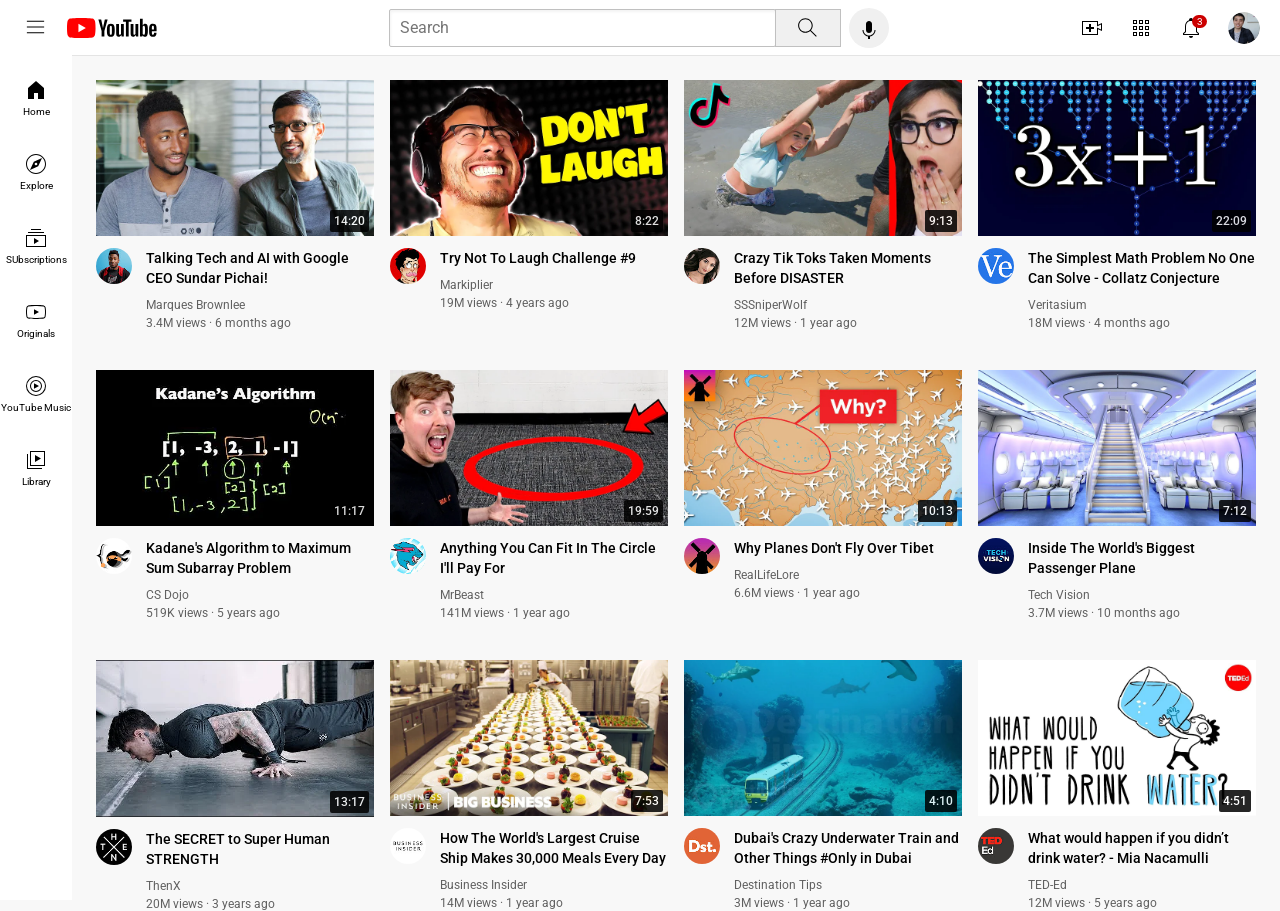
<file: index.html>
<!DOCTYPE html>
<html>
  <head>
    <title>YouTube.com Clone</title>
    <link rel="preconnect" href="https://fonts.googleapis.com">
    <link rel="preconnect" href="https://fonts.gstatic.com" crossorigin>
    <link href="https://fonts.googleapis.com/css2?family=Roboto:ital,wght@0,100..900;1,100..900&display=swap" rel="stylesheet">
  
    <link rel="stylesheet" href="styles/general.css">
    <link rel="stylesheet" href="styles/header.css">
    <link rel="stylesheet" href="styles/video.css">
    <link rel="stylesheet" href="styles/sidebar.css">

  </head>
  <body>
    
    <div class="header">
      <div class="left-section">
        <img class="hamburger-menu" src="icons/hamburger-menu.svg">
        <img class="youtube-logo" src="icons/youtube-logo.svg">
      </div>
      <div class="middle-section">
        <input class="search-bar" type="textbox" placeholder="Search">
        <button class="search-button">
          <img class="search-icon" src="icons/search.svg">
          <div class="tooltip">Search</div>
        </button>
        <button class="voice-search-button">
          <img class="voice-search-icons" src="icons/voice-search-icon.svg">
          <div class="tooltip">Search with your voice</div>
        </button>
      </div>
      <div class="right-section">
        <div class="upload-icon-container">
          <img class="upload-icon" src="icons/upload.svg">
          <div class="tooltip">Create</div>
        </div>
        <div class="youtube-apps-icon-container">
          <img class="youtube-apps-icon" src="icons/youtube-apps.svg">
          <div class="tooltip">YouTube apps</div>
        </div>
        
        <div class="notifications-icon-container">
          <img class="notifications-icon" src="icons/notifications.svg">
          <div class="notifications-count">3</div>
          <div class="tooltip">Notifications</div>
        </div>
        <img class="current-user-picture" src="channel-pictures/my-channel.jpeg">
      </div>
      
    </div>

    <div class="sidebar">
      <div class="sidebar-link">
        <img src="icons/home.svg">
        <div>Home</div>
      </div>
      <div class="sidebar-link">
        <img src="icons/explore.svg">
        <div>Explore</div>
      </div>
      <div class="sidebar-link">
        <img src="icons/subscriptions.svg">
        <div>SUbscriptions</div>
      </div>
      <div class="sidebar-link">
        <img src="icons/originals.svg">
        <div>Originals</div>
      </div>
      <div class="sidebar-link">
        <img src="icons/youtube-music.svg">
        <div>YouTube Music</div>
      </div>
      <div class="sidebar-link">
        <img src="icons/library.svg">
        <div>Library</div>
      </div>
    </div>
    


    <div class="video-grid">

      <div class="video-preview">

        <div class="thumbnail-row">
          <a href="https://www.youtube.com/watch?v=n2RNcPRtAiY" target="_self">
            <img class="thumbnail" src="thumbnails/thumbnail-1.webp">
          </a>
          
          <div class="video-time">
            14:20
          </div>
        </div>
        <div class="video-info-grid">
          <div class="channel-picture"> 
            <img class="profile-picture" src="channel-pictures/channel-1.jpeg"> 
          </div>

          
        
          <div class="video-info">
            <p class="video-title">
              <a href="https://www.youtube.com/watch?v=n2RNcPRtAiY" target="_self">
                Talking Tech and AI with Google CEO Sundar Pichai!
              </a>
              
            </p>
            
            <p class="video-author">
              <a href="https://www.youtube.com/watch?v=n2RNcPRtAiY" target="_self">
                Marques Brownlee
              </a>
              
            </p>

            <p class="video-stats">
              3.4M views &#183; 6 months ago
            </p>
          
          </div>
          
        </div>

      </div>

      <div class="video-preview">

        <div class="thumbnail-row">
          <a href="https://www.youtube.com/watch?v=mP0RAo9SKZk" target="_self">
            <img class="thumbnail" src="thumbnails/thumbnail-2.webp">
          </a>
          <div class="video-time">
            8:22
          </div>
        </div>
        <div class="video-info-grid">
          <div class="channel-picture"> 
            <img class="profile-picture" src="channel-pictures/channel-2.jpeg"> 
          </div>

         
          <div class="video-info">
            <p class="video-title">
              <a href="https://www.youtube.com/watch?v=mP0RAo9SKZk" target="_self">
                Try Not To Laugh Challenge #9
              </a>
              
            </p>
            
            <p class="video-author">
              <a href="https://www.youtube.com/watch?v=mP0RAo9SKZk" target="_self">
                Markiplier
              </a>
              
            </p>

            <p class="video-stats">
              19M views &#183; 4 years ago
            </p>
          </div>
          
          
        </div>

      </div>

      <div class="video-preview">

        <div class="thumbnail-row">
          <a href="https://www.youtube.com/watch?v=FgjPQQeTh1w" target="_self">
            <img class="thumbnail" src="thumbnails/thumbnail-3.webp">
          </a>
          <div class="video-time">
            9:13
          </div>
        </div>
        <div class="video-info-grid">
          <div class="channel-picture"> 
            <img class="profile-picture" src="channel-pictures/channel-3.jpeg"> 
          </div>

          
          <div class="video-info">
            <p class="video-title">
              <a href="https://www.youtube.com/watch?v=FgjPQQeTh1w" target="_self">
                Crazy Tik Toks Taken Moments Before DISASTER
              </a>
              
            </p>
            
            <p class="video-author">
              <a href="https://www.youtube.com/watch?v=FgjPQQeTh1w" target="_self">
                SSSniperWolf
              </a>
              
            </p>

            <p class="video-stats">
              12M views &#183; 1 year ago
            </p>
          </div>
          
        </div>

      </div>
      

      
      <div class="video-preview">

        <div class="thumbnail-row">
          <a href="https://www.youtube.com/watch?v=094y1Z2wpJg" target="_self">
            <img class="thumbnail" src="thumbnails/thumbnail-4.webp">
          </a>
          <div class="video-time">
            22:09
          </div>
        </div>
        <div class="video-info-grid">
          <div class="channel-picture"> 
            <img class="profile-picture" src="channel-pictures/channel-4.jpeg"> 
          </div>

          
          <div class="video-info">
            <p class="video-title">
              <a href="https://www.youtube.com/watch?v=094y1Z2wpJg" target="_self">
                The Simplest Math Problem No One Can Solve - Collatz Conjecture
              </a>
              
            </p>
            
            <p class="video-author">
              <a href="https://www.youtube.com/watch?v=094y1Z2wpJg" target="_self">
                Veritasium
              </a>
              
            </p>

            <p class="video-stats">
              18M views &#183; 4 months ago
            </p>
          </div>
          
          
        </div>

      </div>

      <div class="video-preview">

        <div class="thumbnail-row">
          <a href="https://www.youtube.com/watch?v=86CQq3pKSUw" target="_self">
            <img class="thumbnail" src="thumbnails/thumbnail-5.webp">
          </a>
          
          <div class="video-time">
            11:17
          </div>
        </div>
        <div class="video-info-grid">
          <div class="channel-picture"> 
            <img class="profile-picture" src="channel-pictures/channel-5.jpeg"> 
          </div>

          
          <div class="video-info">
            <p class="video-title">
              <a href="https://www.youtube.com/watch?v=86CQq3pKSUw" target="_self">
                Kadane's Algorithm to Maximum Sum Subarray Problem
              </a>
              
            </p>
            
            <p class="video-author">
              <a href="https://www.youtube.com/watch?v=86CQq3pKSUw" target="_self">
                CS Dojo
              </a>
              
            </p>

            <p class="video-stats">
              519K views &#183; 5 years ago
            </p>
          </div>
          
          
        </div>

      </div>

      <div class="video-preview">

        <div class="thumbnail-row">
          <a href="https://www.youtube.com/watch?v=yXWw0_UfSFg" target="_self">
            <img class="thumbnail" src="thumbnails/thumbnail-6.webp">
          </a>
          <div class="video-time">
            19:59
          </div>
        </div>
        <div class="video-info-grid">
          <div class="channel-picture"> 
            <img class="profile-picture" src="channel-pictures/channel-6.jpeg"> 
          </div>

          
          <div class="video-info">
            <p class="video-title">
              <a href="https://www.youtube.com/watch?v=yXWw0_UfSFg" target="_self">
                Anything You Can Fit In The Circle I&#39;ll Pay For
              </a>
              
            </p>
            
            <p class="video-author">
              <a href="https://www.youtube.com/watch?v=yXWw0_UfSFg" target="_self">
                MrBeast
              </a>
              
            </p>

            <p class="video-stats">
              141M views &#183; 1 year ago
            </p>
          </div>
          
          
        </div>
      
      </div>

        <div class="video-preview">

        <div class="thumbnail-row">
          <a href="https://www.youtube.com/watch?v=fNVa1qMbF9Y" target="_self">
            <img class="thumbnail" src="thumbnails/thumbnail-7.webp">
          </a>
          <div class="video-time">
            10:13
          </div>
        </div>
        <div class="video-info-grid">
          <div class="channel-picture"> 
            <img class="profile-picture" src="channel-pictures/channel-7.jpeg"> 
          </div>

          
          <div class="video-info">
            <p class="video-title">
              <a href="https://www.youtube.com/watch?v=fNVa1qMbF9Y" target="_self">
                Why Planes Don't Fly Over Tibet
              </a>
              
            </p>
            
            <p class="video-author">
              <a href="https://www.youtube.com/watch?v=fNVa1qMbF9Y" target="_self">
                RealLifeLore
              </a>
              
            </p>

            <p class="video-stats">
              6.6M views &#183; 1 year ago
            </p>
          </div>
          
          
        </div>
      </div>
      

      <div class="video-preview">

        <div class="thumbnail-row">
          <a href="https://www.youtube.com/watch?v=lFm4EM1juls" target="_self">
            <img class="thumbnail" src="thumbnails/thumbnail-8.webp">
          </a>
          <div class="video-time">
            7:12
          </div>
        </div>
        <div class="video-info-grid">
          <div class="channel-picture"> 
            <img class="profile-picture" src="channel-pictures/channel-8.jpeg"> 
          </div>

          
          <div class="video-info">
            <p class="video-title">
              <a href="https://www.youtube.com/watch?v=lFm4EM1juls" target="_self">
                Inside The World's Biggest Passenger Plane
              </a>
              
            </p>
            
            <p class="video-author">
              <a href="https://www.youtube.com/watch?v=lFm4EM1juls" target="_self">
                Tech Vision
              </a>
              
            </p>

            <p class="video-stats">
              3.7M views &#183; 10 months ago
            </p>
          </div>
          
          
        </div>

      </div>

      <div class="video-preview">

        <div class="thumbnail-row">
          <a href="https://www.youtube.com/watch?v=ixmxOlcrlUc" target="_self">
            <img class="thumbnail" src="thumbnails/thumbnail-9.webp">
          </a>
          <div class="video-time">
            13:17
          </div>
        </div>
        <div class="video-info-grid">
          <div class="channel-picture"> 
            <img class="profile-picture" src="channel-pictures/channel-9.jpeg"> 
          </div>

          
          <div class="video-info">
            <p class="video-title">
              <a href="https://www.youtube.com/watch?v=ixmxOlcrlUc" target="_self">
                The SECRET to Super Human STRENGTH
              </a>
              
            </p>
            
            <p class="video-author">
              <a href="https://www.youtube.com/watch?v=ixmxOlcrlUc" target="_self">
                ThenX
              </a>
              
            </p>

            <p class="video-stats">
              20M views &#183; 3 years ago
            </p>
          </div>
          
          
        </div>

      </div>


      <div class="video-preview">

        <div class="thumbnail-row">
          <a href="https://www.youtube.com/watch?v=R2vXbFp5C9o" target="_self">
            <img class="thumbnail" src="thumbnails/thumbnail-10.webp">
          </a>
          <div class="video-time">
            7:53
          </div>
        </div>
        <div class="video-info-grid">
          <div class="channel-picture"> 
            <img class="profile-picture" src="channel-pictures/channel-10.jpeg"> 
          </div>

          <div class="video-info">
            <p class="video-title">
              <a href="https://www.youtube.com/watch?v=R2vXbFp5C9o" target="_self">
                How The World's Largest Cruise Ship Makes 30,000 Meals Every Day
              </a>
              
            </p>
            
            <p class="video-author">
              <a href="https://www.youtube.com/watch?v=R2vXbFp5C9o" target="_self">
                Business Insider
              </a>
              
            </p>

            <p class="video-stats">
              14M views &#183; 1 year ago
            </p>
          </div>
          
          
        </div>

      </div>


      <div class="video-preview">

        <div class="thumbnail-row">
          <a href="https://www.youtube.com/watch?v=0nZuYyXET3s" target="_self">
            <img class="thumbnail" src="thumbnails/thumbnail-11.webp">
          </a>
          <div class="video-time">
            4:10
          </div>
        </div>
        <div class="video-info-grid">
          <div class="channel-picture"> 
            <img class="profile-picture" src="channel-pictures/channel-11.jpeg"> 
          </div>


          
          <div class="video-info">
            <p class="video-title">
              <a href="https://www.youtube.com/watch?v=0nZuYyXET3s" target="_self">
                Dubai's Crazy Underwater Train and Other Things #Only in Dubai
              </a>
              
            </p>
            
            <p class="video-author">
              <a href="https://www.youtube.com/watch?v=0nZuYyXET3s" target="_self">
                Destination Tips
              </a>
              
            </p>

            <p class="video-stats">
              3M views &#183; 1 year ago
            </p>
          </div>
          
          
        </div>

      </div>


      <div class="video-preview">

        <div class="thumbnail-row">
          <a href="https://www.youtube.com/watch?v=9iMGFqMmUFs" target="_self">
            <img class="thumbnail" src="thumbnails/thumbnail-12.webp">
          </a>
          <div class="video-time">
            4:51
          </div>
        </div>
        <div class="video-info-grid">
          <div class="channel-picture"> 
            <img class="profile-picture" src="channel-pictures/channel-12.jpeg"> 
          </div>

          
          <div class="video-info">

            

            
              <p class="video-title">
                <a href="https://www.youtube.com/watch?v=9iMGFqMmUFs" target="_self">
                  What would happen if you didn&#8217;t drink water? - Mia Nacamulli
                </a>
                
              </p>
              
              <p class="video-author">
                <a href="https://www.youtube.com/watch?v=9iMGFqMmUFs" target="_self">
                  TED-Ed
                </a>
                
              </p>

              <p class="video-stats">
                12M views &#183; 5 years ago
              </p>

          </div>
        
          
          
        </div>

      </div>

      </div>


    </div>


  </body>
</html>
</file>
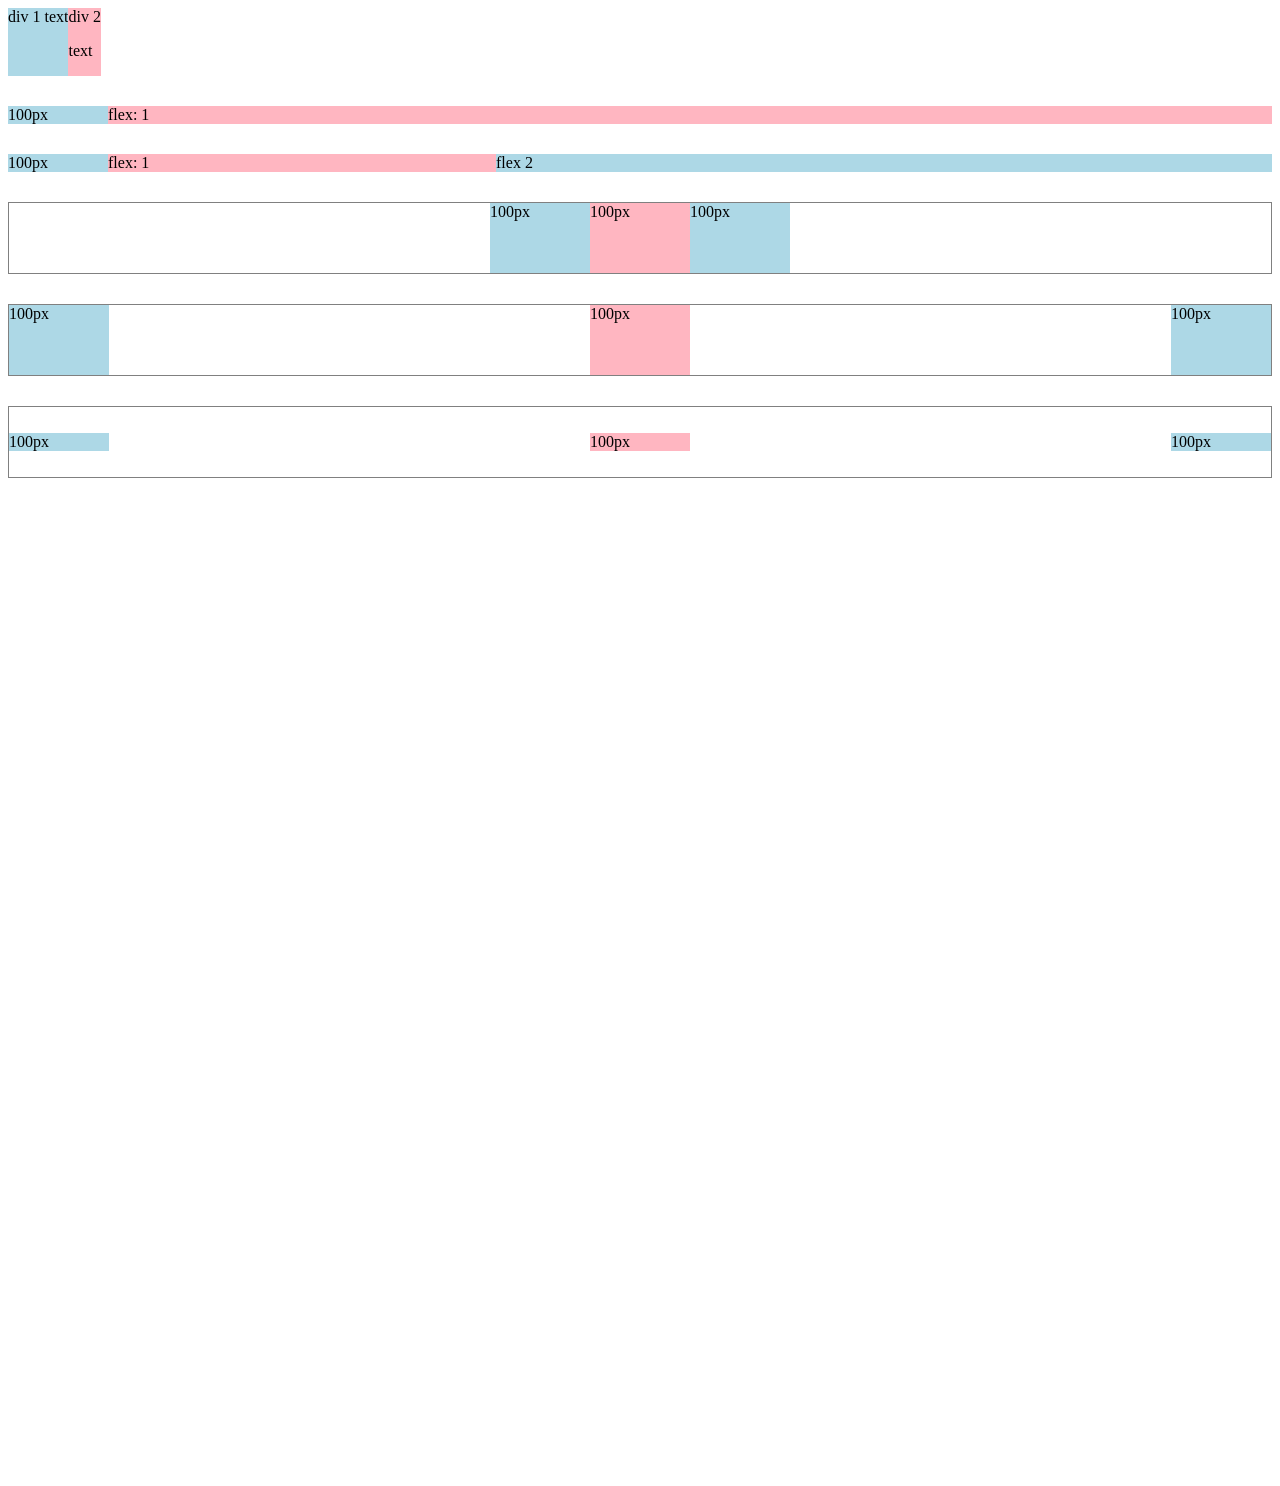
<file: flexbox.html>
<!DOCTYPE html>
<html>
  <head>
    <title>Flexbox Practice</title>
  </head>
  <body style="padding-bottom: 1000px;">
    <div style="
    display: flex; 
    flex-direction: row;
    ">
      <div style="background-color: lightblue;">
        div 1 text
      </div>
      <div style="background-color: lightpink;">
        div 2 <p>text</p>
      </div>
    </div>

    <div style="
      margin-top: 30px;
      display: flex; 
      flex-direction: row;
      ">
        <div style="
        background-color: lightblue;
        width:100px;
        ">
          100px
        </div>
        <div style="
        background-color: lightpink;
        flex: 1;
        ">
          flex: 1
        </div>
      </div>

      <div style="
        margin-top: 30px;
        display: flex; 
        flex-direction: row;
        ">
          <div style="
          background-color: lightblue;
          width:100px;
          ">
            100px
          </div>
          <div style="
          background-color: lightpink;
          flex: 1;
          ">
            flex: 1
          </div>
          <div style="
          background-color: lightblue;
          flex: 2;
          ">
            flex 2
          </div>
      </div>


      <div style="
        margin-top: 30px;
        height: 70px;
        border-width: 1px;
        border-style: solid;
        border-color: gray;
        display: flex; 
        flex-direction: row;
        justify-content: center;
        ">
          <div style="
          background-color: lightblue;
          width: 100px;
          ">
            100px
          </div>
          <div style="
          background-color: lightpink;
          width: 100px;
          ">
            100px
          </div>
          <div style="
          background-color: lightblue;
          width: 100px;
          ">
            100px
          </div>
      </div>

      <div style="
        margin-top: 30px;
        height: 70px;
        border-width: 1px;
        border-style: solid;
        border-color: gray;
        display: flex; 
        flex-direction: row;
        justify-content: space-between;
        ">
          <div style="
          background-color: lightblue;
          width: 100px;
          ">
            100px
          </div>
          <div style="
          background-color: lightpink;
          width: 100px;
          ">
            100px
          </div>
          <div style="
          background-color: lightblue;
          width: 100px;
          ">
            100px
          </div>
      </div>

      <div style="
        margin-top: 30px;
        height: 70px;
        border-width: 1px;
        border-style: solid;
        border-color: gray;
        display: flex; 
        flex-direction: row;
        justify-content: space-between;
        align-items: center;
        ">
          <div style="
          background-color: lightblue;
          width: 100px;
          ">
            100px
          </div>
          <div style="
          background-color: lightpink;
          width: 100px;
          ">
            100px
          </div>
          <div style="
          background-color: lightblue;
          width: 100px;
          ">
            100px
          </div>
      </div>

  </body>
</html>
</file>
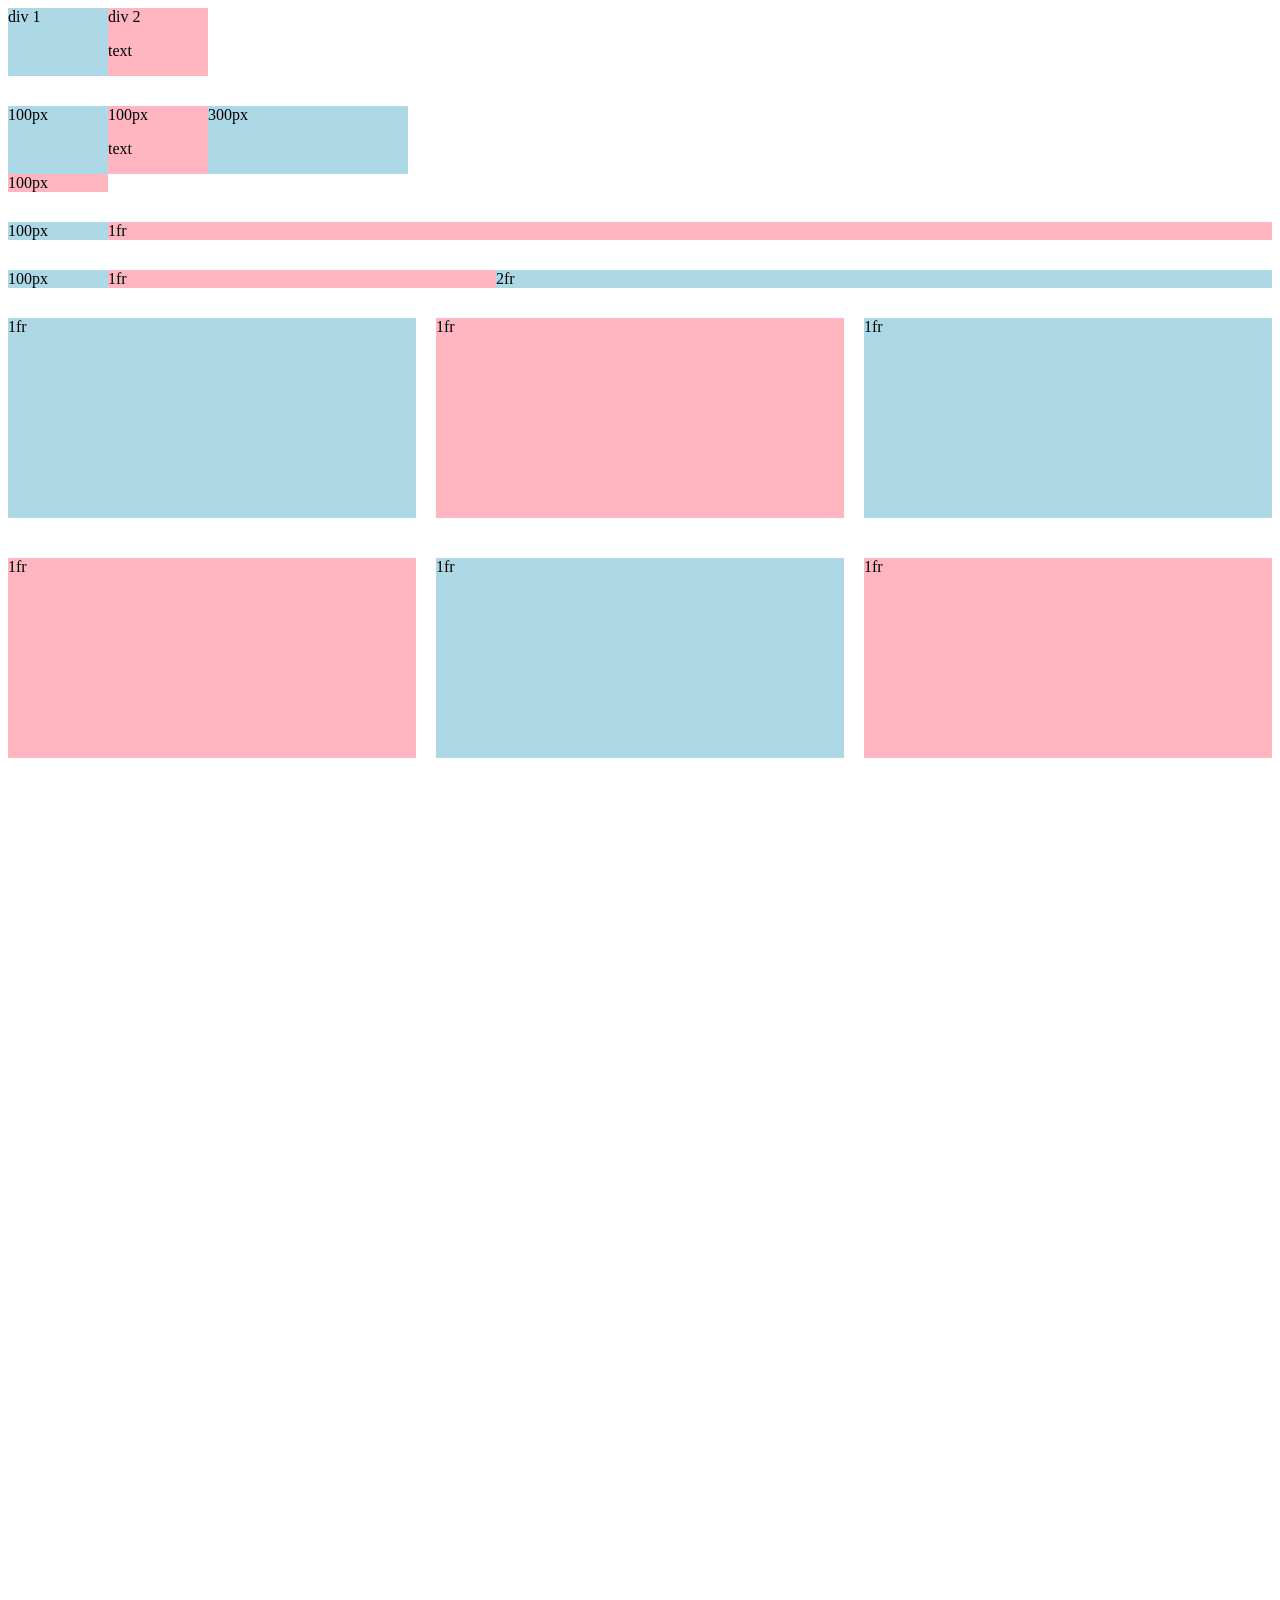
<file: grid.html>
<!DOCTYPE html>
<html>
  <head>
    <title>Grid Practice</title>
  </head>
  <body style="padding-bottom: 1000px;">
    <div style="
      display: grid;
      grid-template-columns: 100px 100px;
      ">
      <div style="background-color: lightblue;">
        div 1
      </div>
      <div style="background-color: lightpink;">
        div 2
        <p>
          text
        </p>
      </div>
    </div>

      <div style="
        margin-top: 30px;
        display: grid;
        grid-template-columns: 100px 100px 200px;
        ">
        <div style="background-color: lightblue;">
          100px
        </div>
        <div style="background-color: lightpink;">
          100px
          <p>
            text
          </p>
        </div>
        <div style="background-color: lightblue;">
          300px
        </div>
        <div style="background-color: lightpink;">
          100px
        </div>
    </div>

    
    <div style="
      margin-top: 30px;
      display: grid;
      grid-template-columns: 100px 1fr;
      ">

      <div style="background-color: lightblue;">
        100px
      </div>
      <div style="background-color: lightpink;">
        1fr
      </div>
    </div>






    <div style="
      margin-top: 30px;
      display: grid;
      grid-template-columns: 100px 1fr 2fr;
      ">

      <div style="background-color: lightblue;">
        100px
      </div>
      <div style="background-color: lightpink;">
        1fr
      </div>
      <div style="background-color: lightblue;">
        2fr
      </div>
    </div>


    <div style="
      margin-top: 30px;
      display: grid;
      grid-template-columns: 1fr 1fr 1fr;
      column-gap: 20px;
      row-gap: 40px;
      ">

      <div style="background-color: lightblue; height: 200px;">
        1fr
      </div>
      <div style="background-color: lightpink; height: 200px;">
        1fr
      </div>
      <div style="background-color: lightblue; height: 200px;">
        1fr
      </div>
      <div style="background-color: lightpink; height: 200px;">
        1fr
      </div>
      <div style="background-color: lightblue; height: 200px;">
        1fr
      </div>
      <div style="background-color: lightpink; height: 200px;">
        1fr
      </div>
    </div>

  </body>
</html>
</file>
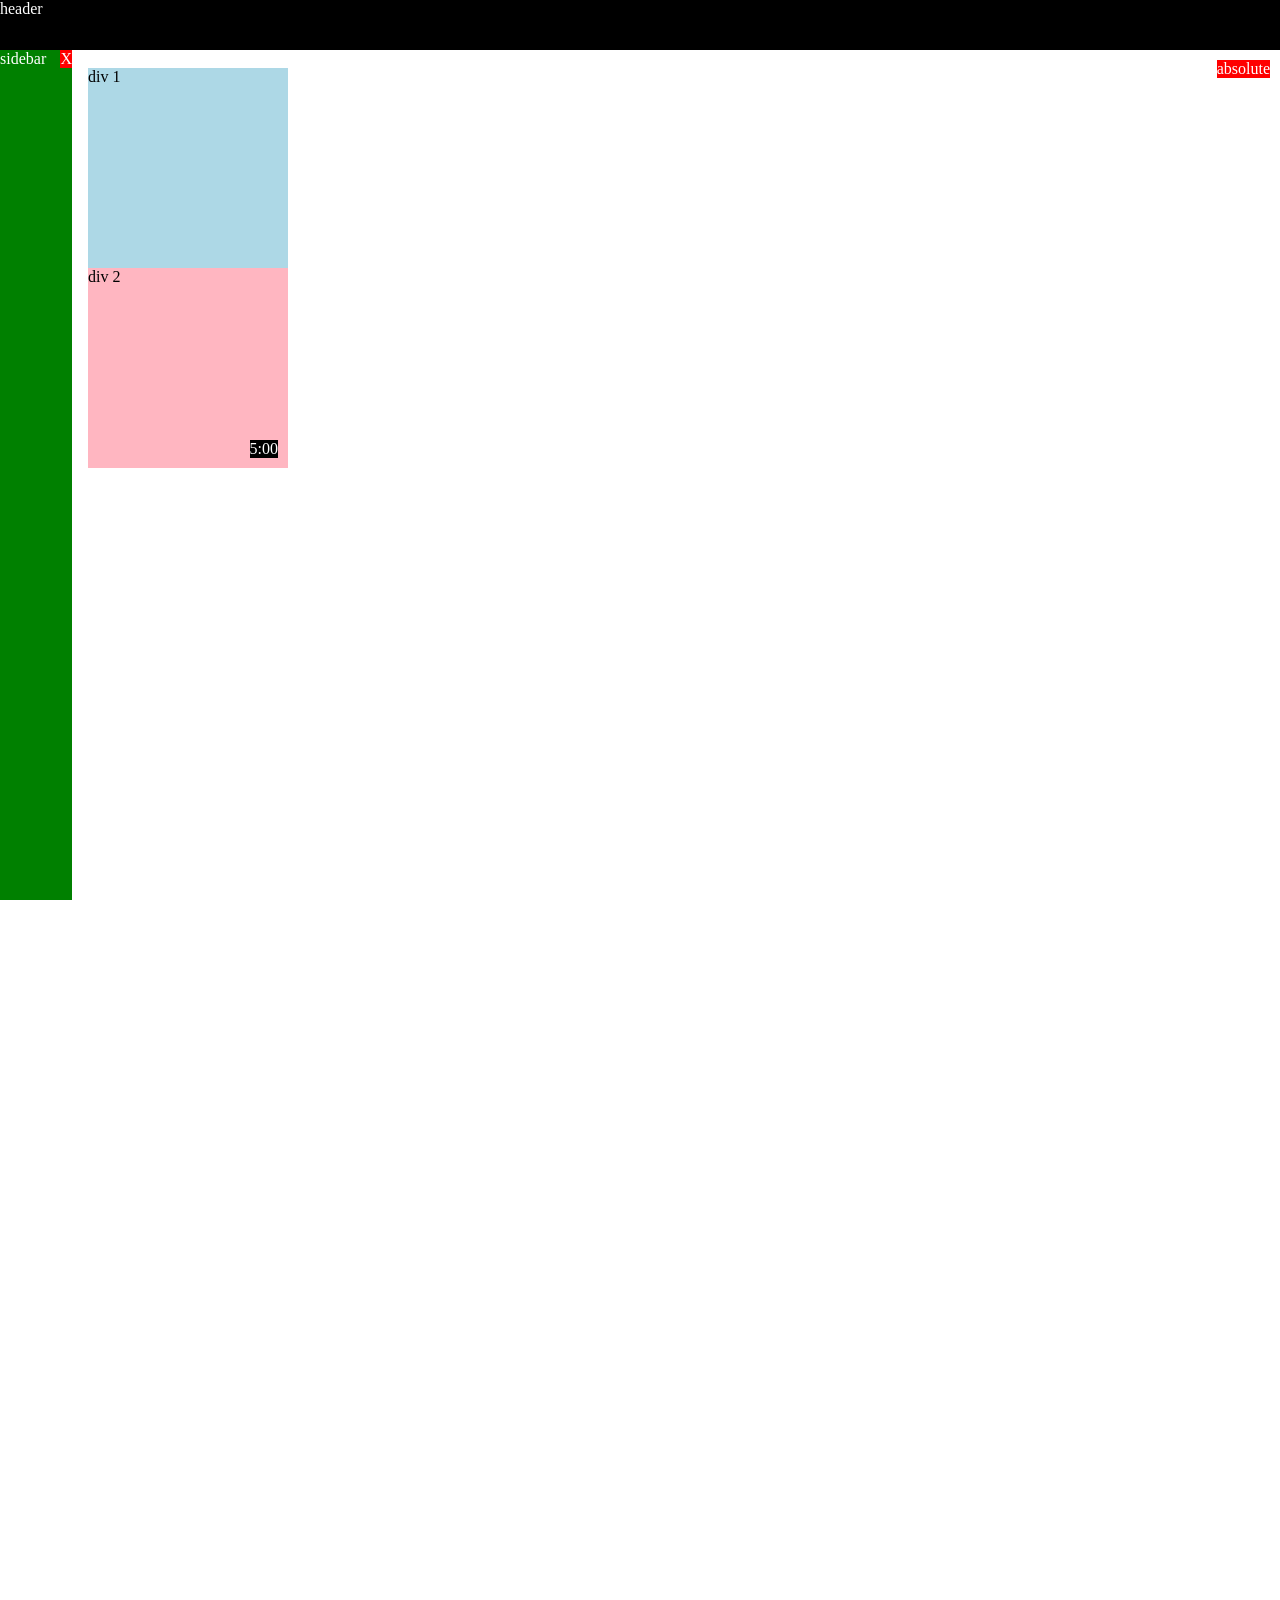
<file: position.html>
<!DOCTYPE html>
<html>
  <head>
    <title>Position Practice</title>
  </head>
  <body style="
  height: 3000px;
  padding-top: 60px;
  padding-left: 80px;
  ">
    <div style="
    background-color: black;
    color: white;
    position: fixed;
    top: 0;
    left: 0;
    right: 0;
    height: 50px;
    z-index: 1;
    ">
      header
    </div>

    <div style="
    background-color: green;
    color: white;
    position: fixed;

    left: 0;
    bottom: 0;
    top: 50px;
    width: 72px;

    ">
      sidebar
      <div style="
        position: absolute;
        background-color: red;
        color: white;
        right: 0;
        top: 0;
        ">
          X
      </div>
    </div>

    <div style="
    position: absolute;
    background-color: red;
    color: white;
    right: 10px;
    top: 60px;
    ">
      absolute
    </div>

    <div style="
    background-color: lightblue;
    height: 200px;
    width: 200px;
    position: static;
    ">
    div 1
  </div>
    <div style="
    background-color: lightpink;
    height: 200px;
    width: 200px;
    position: relative;
    ">
      div 2
      <div style="
        position: absolute;
        background-color: black;
        color: white;
        right: 10px;
        bottom: 10px;
        ">
        5:00
      </div>
    </div>
  </body>
</html>
</file>
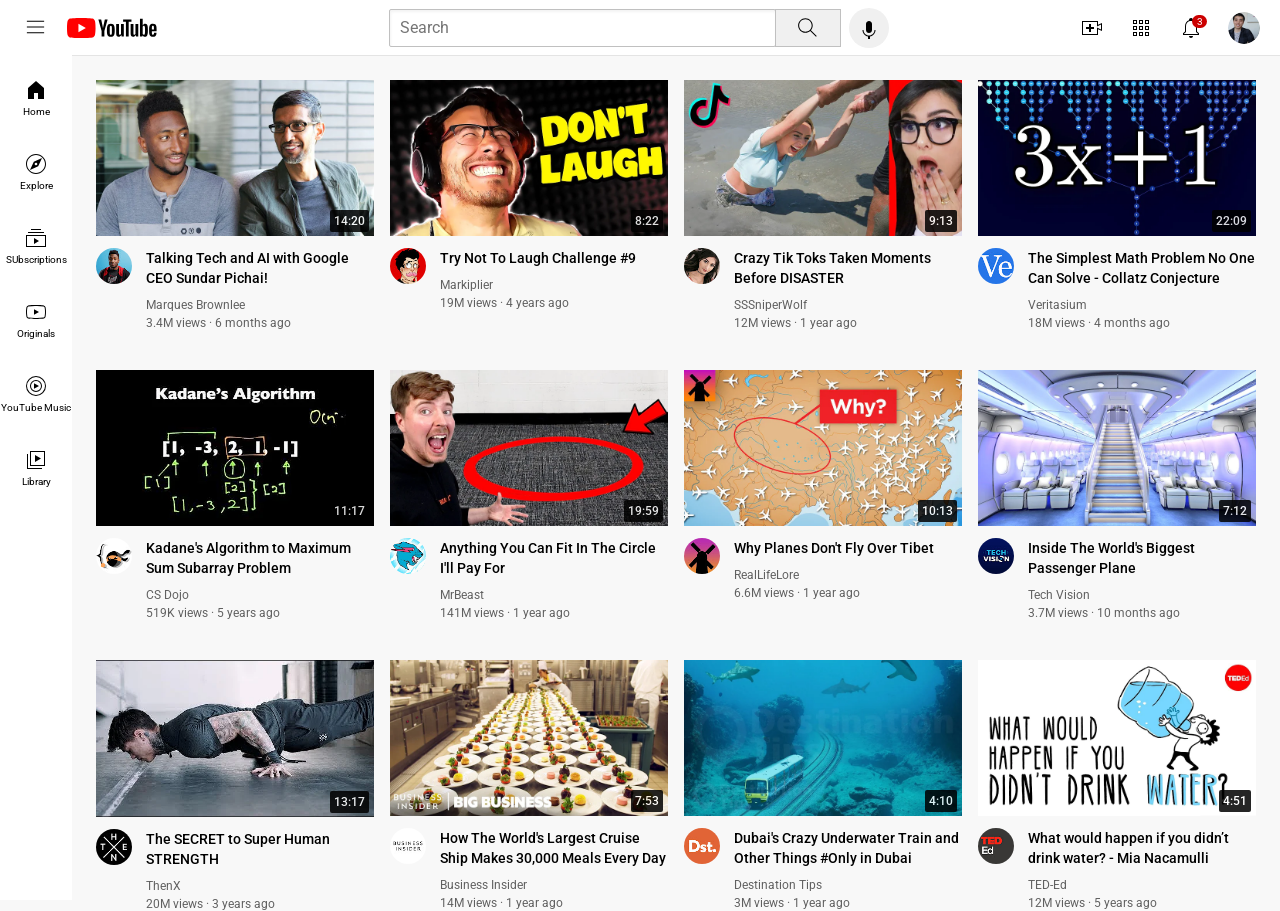
<file: youtube.html>
<!DOCTYPE html>
<html>
  <head>
    <title>YouTube.com Clone</title>
    <link rel="preconnect" href="https://fonts.googleapis.com">
    <link rel="preconnect" href="https://fonts.gstatic.com" crossorigin>
    <link href="https://fonts.googleapis.com/css2?family=Roboto:ital,wght@0,100..900;1,100..900&display=swap" rel="stylesheet">
  
    <link rel="stylesheet" href="styles/general.css">
    <link rel="stylesheet" href="styles/header.css">
    <link rel="stylesheet" href="styles/video.css">
    <link rel="stylesheet" href="styles/sidebar.css">

  </head>
  <body>
    
    <div class="header">
      <div class="left-section">
        <img class="hamburger-menu" src="icons/hamburger-menu.svg">
        <img class="youtube-logo" src="icons/youtube-logo.svg">
      </div>
      <div class="middle-section">
        <input class="search-bar" type="textbox" placeholder="Search">
        <button class="search-button">
          <img class="search-icon" src="icons/search.svg">
          <div class="tooltip">Search</div>
        </button>
        <button class="voice-search-button">
          <img class="voice-search-icons" src="icons/voice-search-icon.svg">
          <div class="tooltip">Search with your voice</div>
        </button>
      </div>
      <div class="right-section">
        <div class="upload-icon-container">
          <img class="upload-icon" src="icons/upload.svg">
          <div class="tooltip">Create</div>
        </div>
        <div class="youtube-apps-icon-container">
          <img class="youtube-apps-icon" src="icons/youtube-apps.svg">
          <div class="tooltip">YouTube apps</div>
        </div>
        
        <div class="notifications-icon-container">
          <img class="notifications-icon" src="icons/notifications.svg">
          <div class="notifications-count">3</div>
          <div class="tooltip">Notifications</div>
        </div>
        <img class="current-user-picture" src="channel-pictures/my-channel.jpeg">
      </div>
      
    </div>

    <div class="sidebar">
      <div class="sidebar-link">
        <img src="icons/home.svg">
        <div>Home</div>
      </div>
      <div class="sidebar-link">
        <img src="icons/explore.svg">
        <div>Explore</div>
      </div>
      <div class="sidebar-link">
        <img src="icons/subscriptions.svg">
        <div>SUbscriptions</div>
      </div>
      <div class="sidebar-link">
        <img src="icons/originals.svg">
        <div>Originals</div>
      </div>
      <div class="sidebar-link">
        <img src="icons/youtube-music.svg">
        <div>YouTube Music</div>
      </div>
      <div class="sidebar-link">
        <img src="icons/library.svg">
        <div>Library</div>
      </div>
    </div>
    


    <div class="video-grid">

      <div class="video-preview">

        <div class="thumbnail-row">
          <a href="https://www.youtube.com/watch?v=n2RNcPRtAiY" target="_self">
            <img class="thumbnail" src="thumbnails/thumbnail-1.webp">
          </a>
          
          <div class="video-time">
            14:20
          </div>
        </div>
        <div class="video-info-grid">
          <div class="channel-picture"> 
            <img class="profile-picture" src="channel-pictures/channel-1.jpeg"> 
          </div>

          <a href="https://www.youtube.com/watch?v=n2RNcPRtAiY" target="_self">
        
          <div class="video-info">
            <p class="video-title">
              Talking Tech and AI with Google CEO Sundar Pichai!
            </p>
            
            <p class="video-author">
              Marques Brownlee
            </p>

            <p class="video-stats">
              3.4M views &#183; 6 months ago
            </p>
          
          </div>
          </a>
          
        </div>

      </div>

      <div class="video-preview">

        <div class="thumbnail-row">
          <a href="https://www.youtube.com/watch?v=mP0RAo9SKZk" target="_self">
            <img class="thumbnail" src="thumbnails/thumbnail-2.webp">
          </a>
          <div class="video-time">
            8:22
          </div>
        </div>
        <div class="video-info-grid">
          <div class="channel-picture"> 
            <img class="profile-picture" src="channel-pictures/channel-2.jpeg"> 
          </div>

          <a href="https://www.youtube.com/watch?v=mP0RAo9SKZk" target="_self">
          <div class="video-info">
            <p class="video-title">
              Try Not To Laugh Challenge #9
            </p>
            
            <p class="video-author">
              Markiplier
            </p>

            <p class="video-stats">
              19M views &#183; 4 years ago
            </p>
          </div>
          </a>
          
          
        </div>

      </div>

      <div class="video-preview">

        <div class="thumbnail-row">
          <a href="https://www.youtube.com/watch?v=FgjPQQeTh1w" target="_self">
            <img class="thumbnail" src="thumbnails/thumbnail-3.webp">
          </a>
          <div class="video-time">
            9:13
          </div>
        </div>
        <div class="video-info-grid">
          <div class="channel-picture"> 
            <img class="profile-picture" src="channel-pictures/channel-3.jpeg"> 
          </div>

          <a href="https://www.youtube.com/watch?v=FgjPQQeTh1w" target="_self">
          <div class="video-info">
            <p class="video-title">
              Crazy Tik Toks Taken Moments Before DISASTER
            </p>
            
            <p class="video-author">
              SSSniperWolf
            </p>

            <p class="video-stats">
              12M views &#183; 1 year ago
            </p>
          </div>
          </a>
          
        </div>

      </div>
      

      
      <div class="video-preview">

        <div class="thumbnail-row">
          <a href="https://www.youtube.com/watch?v=094y1Z2wpJg" target="_self">
            <img class="thumbnail" src="thumbnails/thumbnail-4.webp">
          </a>
          <div class="video-time">
            22:09
          </div>
        </div>
        <div class="video-info-grid">
          <div class="channel-picture"> 
            <img class="profile-picture" src="channel-pictures/channel-4.jpeg"> 
          </div>

          <a href="https://www.youtube.com/watch?v=094y1Z2wpJg" target="_self">
          <div class="video-info">
            <p class="video-title">
              The Simplest Math Problem No One Can Solve - Collatz Conjecture
            </p>
            
            <p class="video-author">
              Veritasium
            </p>

            <p class="video-stats">
              18M views &#183; 4 months ago
            </p>
          </div>
          </a>
          
          
        </div>

      </div>

      <div class="video-preview">

        <div class="thumbnail-row">
          <a href="https://www.youtube.com/watch?v=86CQq3pKSUw" target="_self">
            <img class="thumbnail" src="thumbnails/thumbnail-5.webp">
          </a>
          
          <div class="video-time">
            11:17
          </div>
        </div>
        <div class="video-info-grid">
          <div class="channel-picture"> 
            <img class="profile-picture" src="channel-pictures/channel-5.jpeg"> 
          </div>

          <a href="https://www.youtube.com/watch?v=86CQq3pKSUw" target="_self">
          <div class="video-info">
            <p class="video-title">
              Kadane's Algorithm to Maximum Sum Subarray Problem
            </p>
            
            <p class="video-author">
              CS Dojo
            </p>

            <p class="video-stats">
              519K views &#183; 5 years ago
            </p>
          </div>
          </a>
          
          
        </div>

      </div>

      <div class="video-preview">

        <div class="thumbnail-row">
          <a href="https://www.youtube.com/watch?v=yXWw0_UfSFg" target="_self">
            <img class="thumbnail" src="thumbnails/thumbnail-6.webp">
          </a>
          <div class="video-time">
            19:59
          </div>
        </div>
        <div class="video-info-grid">
          <div class="channel-picture"> 
            <img class="profile-picture" src="channel-pictures/channel-6.jpeg"> 
          </div>

          <a href="https://www.youtube.com/watch?v=yXWw0_UfSFg" target="_self">
          <div class="video-info">
            <p class="video-title">
              Anything You Can Fit In The Circle I&#39;ll Pay For
            </p>
            
            <p class="video-author">
              MrBeast
            </p>

            <p class="video-stats">
              141M views &#183; 1 year ago
            </p>
          </div>
          </a>
          
          
        </div>
      
      </div>

        <div class="video-preview">

        <div class="thumbnail-row">
          <a href="https://www.youtube.com/watch?v=fNVa1qMbF9Y" target="_self">
            <img class="thumbnail" src="thumbnails/thumbnail-7.webp">
          </a>
          <div class="video-time">
            10:13
          </div>
        </div>
        <div class="video-info-grid">
          <div class="channel-picture"> 
            <img class="profile-picture" src="channel-pictures/channel-7.jpeg"> 
          </div>

          <a href="https://www.youtube.com/watch?v=fNVa1qMbF9Y" target="_self">
          <div class="video-info">
            <p class="video-title">
              Why Planes Don't Fly Over Tibet
            </p>
            
            <p class="video-author">
              RealLifeLore
            </p>

            <p class="video-stats">
              6.6M views &#183; 1 year ago
            </p>
          </div>
          </a>
          
          
        </div>
      </div>
      

      <div class="video-preview">

        <div class="thumbnail-row">
          <a href="https://www.youtube.com/watch?v=lFm4EM1juls" target="_self">
            <img class="thumbnail" src="thumbnails/thumbnail-8.webp">
          </a>
          <div class="video-time">
            7:12
          </div>
        </div>
        <div class="video-info-grid">
          <div class="channel-picture"> 
            <img class="profile-picture" src="channel-pictures/channel-8.jpeg"> 
          </div>

          <a href="https://www.youtube.com/watch?v=lFm4EM1juls" target="_self">
          <div class="video-info">
            <p class="video-title">
              Inside The World's Biggest Passenger Plane
            </p>
            
            <p class="video-author">
              Tech Vision
            </p>

            <p class="video-stats">
              3.7M views &#183; 10 months ago
            </p>
          </div>
          </a>
          
          
        </div>

      </div>

      <div class="video-preview">

        <div class="thumbnail-row">
          <a href="https://www.youtube.com/watch?v=ixmxOlcrlUc" target="_self">
            <img class="thumbnail" src="thumbnails/thumbnail-9.webp">
          </a>
          <div class="video-time">
            13:17
          </div>
        </div>
        <div class="video-info-grid">
          <div class="channel-picture"> 
            <img class="profile-picture" src="channel-pictures/channel-9.jpeg"> 
          </div>

          <a href="https://www.youtube.com/watch?v=ixmxOlcrlUc" target="_self">
          <div class="video-info">
            <p class="video-title">
              The SECRET to Super Human STRENGTH
            </p>
            
            <p class="video-author">
              ThenX
            </p>

            <p class="video-stats">
              20M views &#183; 3 years ago
            </p>
          </div>
          </a>
          
          
        </div>

      </div>


      <div class="video-preview">

        <div class="thumbnail-row">
          <a href="https://www.youtube.com/watch?v=R2vXbFp5C9o" target="_self">
            <img class="thumbnail" src="thumbnails/thumbnail-10.webp">
          </a>
          <div class="video-time">
            7:53
          </div>
        </div>
        <div class="video-info-grid">
          <div class="channel-picture"> 
            <img class="profile-picture" src="channel-pictures/channel-10.jpeg"> 
          </div>

          <a href="https://www.youtube.com/watch?v=R2vXbFp5C9o" target="_self">
          <div class="video-info">
            <p class="video-title">
              How The World's Largest Cruise Ship Makes 30,000 Meals Every Day
            </p>
            
            <p class="video-author">
              Business Insider
            </p>

            <p class="video-stats">
              14M views &#183; 1 year ago
            </p>
          </div>
          </a>
          
          
        </div>

      </div>


      <div class="video-preview">

        <div class="thumbnail-row">
          <a href="https://www.youtube.com/watch?v=0nZuYyXET3s" target="_self">
            <img class="thumbnail" src="thumbnails/thumbnail-11.webp">
          </a>
          <div class="video-time">
            4:10
          </div>
        </div>
        <div class="video-info-grid">
          <div class="channel-picture"> 
            <img class="profile-picture" src="channel-pictures/channel-11.jpeg"> 
          </div>


          <a href="https://www.youtube.com/watch?v=0nZuYyXET3s" target="_self">
          <div class="video-info">
            <p class="video-title">
              Dubai's Crazy Underwater Train and Other Things #Only in Dubai
            </p>
            
            <p class="video-author">
              Destination Tips
            </p>

            <p class="video-stats">
              3M views &#183; 1 year ago
            </p>
          </div>
          </a>
          
          
        </div>

      </div>


      <div class="video-preview">

        <div class="thumbnail-row">
          <a href="https://www.youtube.com/watch?v=9iMGFqMmUFs" target="_self">
            <img class="thumbnail" src="thumbnails/thumbnail-12.webp">
          </a>
          <div class="video-time">
            4:51
          </div>
        </div>
        <div class="video-info-grid">
          <div class="channel-picture"> 
            <img class="profile-picture" src="channel-pictures/channel-12.jpeg"> 
          </div>

          
          <div class="video-info">

            

            
              <p class="video-title">
                <a href="https://www.youtube.com/watch?v=9iMGFqMmUFs" target="_self">
                  What would happen if you didn&#8217;t drink water? - Mia Nacamulli
                </a>
                
              </p>
              
              <p class="video-author">
                <a href="https://www.youtube.com/watch?v=9iMGFqMmUFs" target="_self">
                  TED-Ed
                </a>
                
              </p>

              <p class="video-stats">
                12M views &#183; 5 years ago
              </p>

            </a>
          </div>
        
          
          
        </div>

      </div>

      </div>


    </div>


  </body>
</html>
</file>
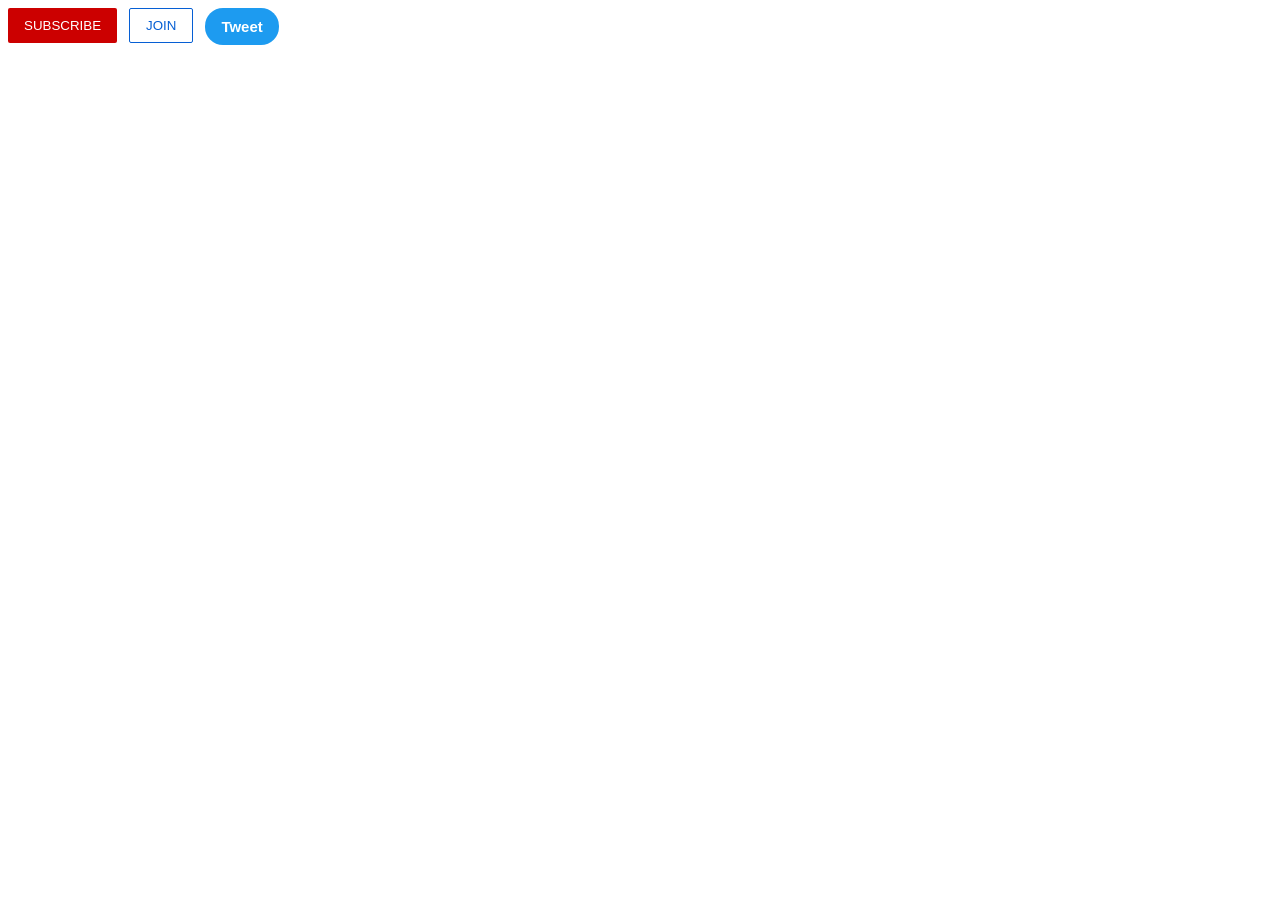
<file: intro-to-html/buttons.html>
<!DOCTYPE html>
<html>
  <head>
    <title>Buttons Practice</title>
    <link rel="stylesheet" href="styles/buttons.css">
  </head>
  <body>
    <button class="subscribe-button">
      SUBSCRIBE
    </button>

    <button class="join-button">
      JOIN
    </button>

    <button class="tweet-button">
      Tweet
    </button>
  </body>
</html>
</file>
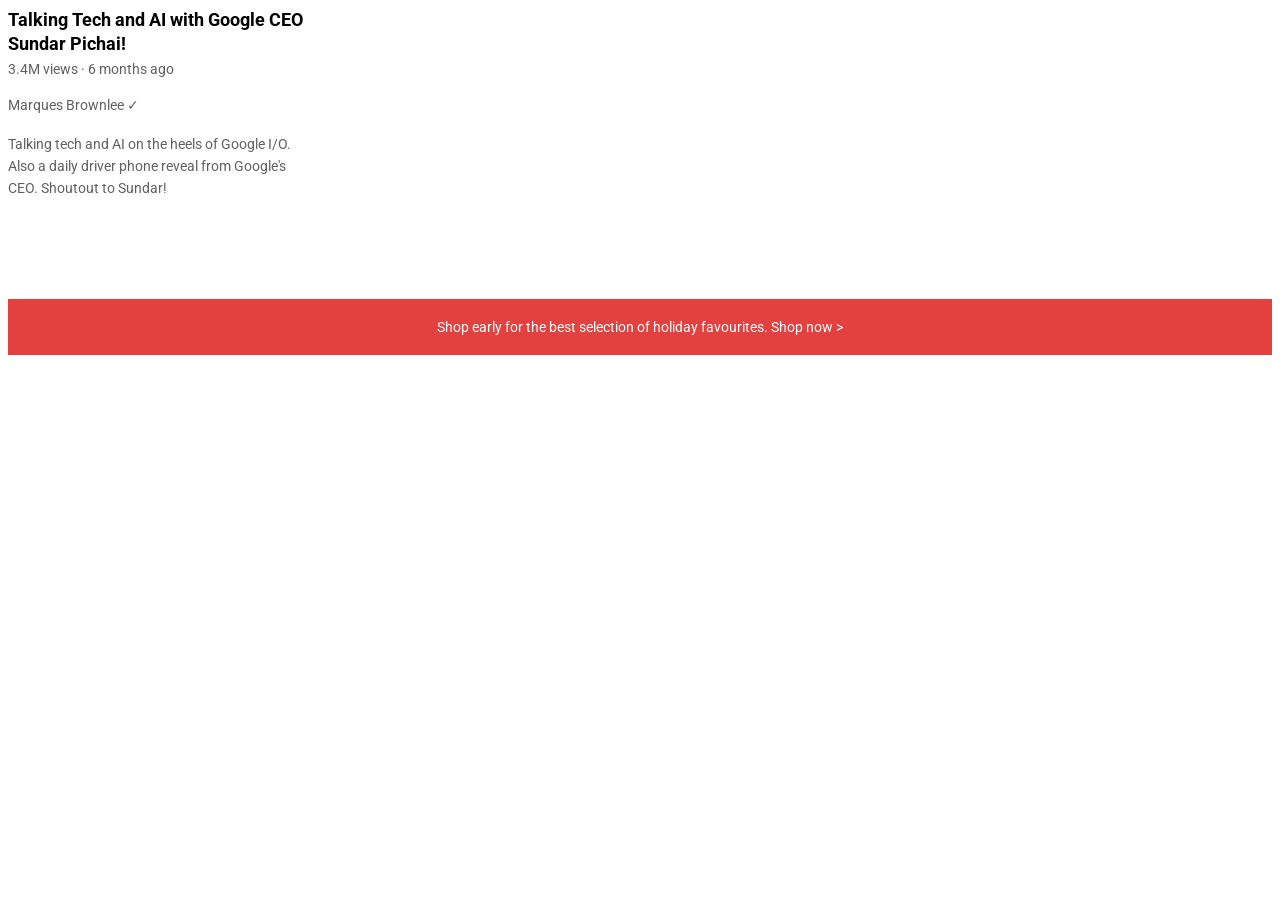
<file: intro-to-html/text.html>
<!DOCTYPE html>
<html>
  <head>
    <title>Text Practice</title>
    <link rel="stylesheet" href="styles/text.css">
    <link rel="preconnect" href="https://fonts.googleapis.com">
    <link rel="preconnect" href="https://fonts.gstatic.com" crossorigin>
    <link href="https://fonts.googleapis.com/css2?family=Roboto:ital,wght@0,100..900;1,100..900&display=swap" rel="stylesheet">
  </head>
  <body>
    <p class="video-title">
      Talking Tech and AI with Google CEO Sundar Pichai!
    </p>

    <p class="video-stats">
      3.4M views &#183; 6 months ago
    </p>

    <p class="video-author">
      Marques Brownlee &#10003;
    </p>

    <p class="video-description">
      Talking tech and AI on the heels of Google I/O. Also a daily driver phone reveal from Google's CEO. Shoutout to Sundar!
    </p>

    <p class="apple-text">
      Shop early for the best selection of holiday favourites. <span class="shop-link">Shop now &#62; </span>
    </p>
  </body>
</html>
</file>
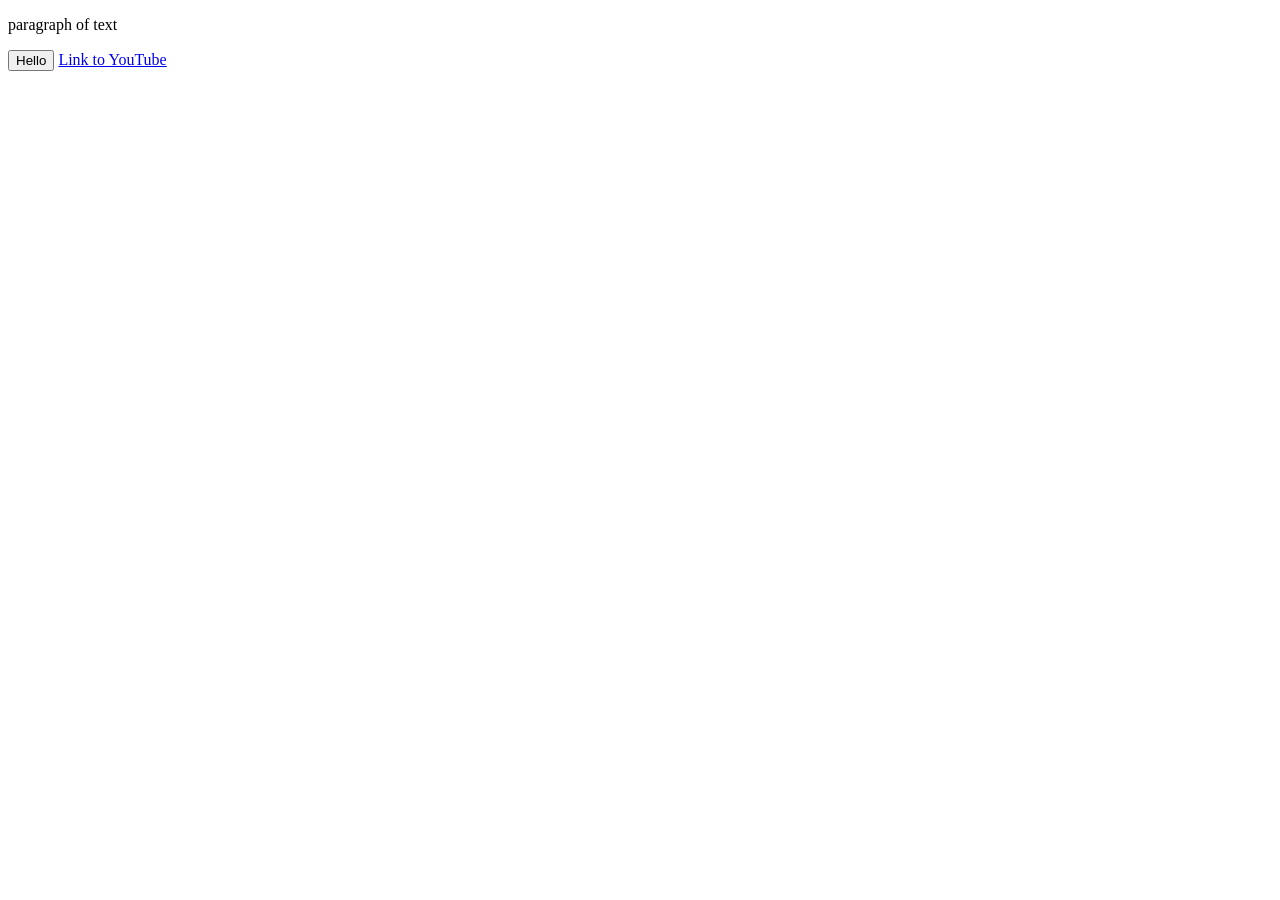
<file: intro-to-html/website.html>
<!DOCTYPE html>
<html>
  <head>
    <title>
      First Website
    </title>
    <style>

    </style>
  </head>
  <body>
    <p>
      paragraph of text
    </p>

    <button>
      Hello
    </button>
    <a href="https://www.youtube.com/" target="_blank">
      Link to YouTube
    </a>
  </body>
</html>
</file>
<file: styles/general.css>
p{
  font-family: Roboto, Arial;
  margin-top: 0;
  margin-bottom: 0;
}

body{
  margin: 0;
  padding-top: 80px;
  padding-left: 96px;
  padding-right: 24px;
  background-color: rgb(248, 248, 248);
}
</file>
<file: styles/header.css>
.header{
  height: 55px;
  display: flex;
  flex-direction: row;
  justify-content: space-between;

  position: fixed;
  top: 0;
  left: 0;
  right: 0;

  z-index: 100;

  background-color: white;

  border-bottom-width: 1px;
  border-bottom-style: solid;
  border-bottom-color: rgb(228, 228, 228);
  
}

.left-section{
  display: flex;
  align-items: center;
}

.hamburger-menu{
  height: 23px;
  margin-right: 20px;
  margin-left: 24px;
  cursor: pointer;
}

.youtube-logo{
  height: 20px;
  cursor: pointer;
}

.middle-section{
  flex: 1;
  margin-left: 70px;
  margin-right: 30px;
  max-width: 500px;
  display: flex;
  align-items: center;
}

.search-button{
  height: 38px;
  width: 66px;
  background-color: rgb(240, 240, 240);
  border-width: 1px;
  border-style: solid;
  border-color: rgb(192, 192, 192);
  margin-left: -1px;
  margin-right: 8px;
}

.search-button,
.voice-search-button,
.upload-icon-container,
.youtube-apps-icon-container,
.notifications-icon-container {
  display:flex;
  justify-content: center;
  align-items: center;
  position: relative;
  cursor: pointer;
}

.search-button .tooltip,
.voice-search-button .tooltip,
.upload-icon-container .tooltip,
.youtube-apps-icon-container .tooltip,
.notifications-icon-container .tooltip {
  font-family: Roboto, Arial;
  position: absolute;
  background-color: gray;
  color: white;
  padding-top: 4px;
  padding-bottom: 4px;
  padding-left: 8px;
  padding-right: 8px;
  border-radius: 2px;
  font-size: 12px;
  bottom: -40px;
  opacity: 0;
  transition: opacity 0.15s;
  pointer-events: none;
  white-space: nowrap;
}

.search-button:hover .tooltip,
.voice-search-button:hover .tooltip,
.upload-icon-container:hover .tooltip,
.youtube-apps-icon-container:hover .tooltip,
.notifications-icon-container:hover .tooltip {
  opacity: 1;
}

.search-icon{
  height: 25px;
}

.search-bar{
  flex: 1;
  height: 34px;
  padding-left: 10px;
  font-size: 16px;
  border: 1px solid rgb(192, 192, 192);
  border-radius: 2px;
  box-shadow: inset 1px 2px 3px rgba(0, 0, 0, 0.05);
  width: 0;
}

.search-bar::placeholder{
  font-family: Roboto, Ariel;
  font-size: 16px;
}

.voice-search-button{
  height: 40px;
  width: 40px;
  border-radius: 20px;
  border: none;
  background-color: rgb(240, 240, 240);
}

.voice-search-icons{
  height: 24px;
  margin-top: 4px;
}

.right-section{
  width: 180px;
  margin-right: 20px;
  display: flex;
  align-items: center;
  justify-content: space-between;
  flex-shrink: 0;
}

.upload-icon{
  height: 24px;
}

.youtube-apps-icon{
  height: 24px;
}

.notifications-icon{
  height: 24px;
}

.notifications-icon-container{
  position: relative;
}
.notifications-count{
  position: absolute;
  top: -1px;
  right: -4px;
  background-color: rgb(204, 0, 0);
  color: white;
  font-family: Roboto, Arial;
  font-size: 10px;
  padding-left: 5px;
  padding-right: 4px;
  padding-top: 1px;
  padding-bottom: 1px;
  border-radius: 10px;

}

.current-user-picture{
  height: 32px;
  border-radius: 16px;
}
</file>
<file: styles/video.css>
.thumbnail{
  width: 100%;
}

.video-title{
  margin-top: 0;
  font-size: 14px;
  font-weight: 500;
  line-height: 20px;
  margin-bottom: 10px;
}

.video-title,
.video-author,
.video-stats {
  width: fit-content;
}

.video-info-grid a,
.video-info-grid a:visited {
  color: inherit;
  text-decoration: none;
  font: inherit;
}



.video-info-grid{
  display: grid;
  grid-template-columns: 50px 1fr;
}

.profile-picture{
  width: 36px;
  border-radius: 50px;
}

.thumbnail-row{
  margin-bottom: 8px;
  position: relative;
}

.video-author,
.video-stats{
  font-size: 12px;
  color: rgb(96, 96, 96);
}
.video-author{
  margin-bottom: 4px;
}

.video-grid{
  display: grid;
  grid-template-columns: 1fr 1fr 1fr;
  column-gap: 16px;
  row-gap: 40px;
}

@media (max-width: 750px) {
  .video-grid {
    grid-template-columns: 1fr 1fr;
  }
}

@media (min-width: 751px) and (max-width: 999px){
  .video-grid{
    grid-template-columns: 1fr 1fr 1fr;
  }
}

@media (min-width: 1000px){
  .video-grid{
    grid-template-columns: 1fr 1fr 1fr 1fr;
  }
}



.video-time{
  background-color: black;
  color: white;
  position: absolute;
  right: 5px;
  bottom: 8px;
  font-family: Roboto, Arial;
  font-size: 12px;
  font-weight: 500;
  padding: 4px;
  border-radius: 2px;
  opacity: 0.85;
  
}
</file>
<file: styles/sidebar.css>
.sidebar{
  position: fixed;

  left: 0;
  bottom: 0;
  top: 55px;
  width: 72px;
  z-index: 200;
  background-color: white;
  padding-top: 5px;

  .sidebar-link {
    height: 74px;
    display: flex;
    justify-content: center;
    align-items: center;
    flex-direction: column;
    cursor: pointer;
  }
  .sidebar-link:hover {
    background-color: rgb(235, 235, 235);
    
  }

  .sidebar-link img {
    height: 24px;
    margin-bottom: 4px;
  }

  .sidebar-link div {
    font-family: Roboto, Arial;
    font-size: 10px;
  }

}
</file>
<file: intro-to-html/styles/buttons.css>
.subscribe-button{
  background-color: rgb(204, 0, 0);
  color: white;
  border: none;
  border-radius: 2px;
  cursor: pointer;
  margin-right: 8px;
  padding-top: 10px;
  padding-bottom: 10px;
  padding-left: 16px;
  padding-right: 16px;
  transition: opacity 0.15s;
  vertical-align: top;
}

.subscribe-button:hover{
  opacity: 0.8;
}

.subscribe-button:active{
  opacity: 0.5;
}

.join-button{
  background-color: white;
  border-color:rgb(6, 95, 212);
  border-style: solid;
  border-width: 1px;
  color: rgb(6, 95, 212);
  border-radius: 2px;
  cursor: pointer;
  margin-right: 8px;
  padding-top: 9px;
  padding-bottom: 9px;
  padding-right: 16px;
  padding-left: 16px;
  
  transition: background-color 0.15s,
    color 0.15s;
}

.join-button:hover{
  background-color: rgb(6, 95, 212);
  color: white;
}

.join-button:active{
  opacity: 0.7;
}

.tweet-button{
  background-color: rgb(29, 155, 240);
  border: none;
  color: white;
  border-radius: 18px;

  padding-top: 10px;
  padding-bottom: 10px;
  padding-right: 16px;
  padding-left: 16px;

  font-weight: bold;
  font-size: 15px;
  cursor: pointer;
  margin-right: 8px;
  transition: box-shadow 0.15s;
  vertical-align: top;
}

.tweet-button:hover{
  box-shadow: -5px 5px 10px rgba(0, 0, 0, 0.15);
}
.tweet-button:active{
  opacity: 0.7;
}
</file>
<file: intro-to-html/styles/text.css>
p{
  font-family: Roboto;
  margin-top: 0;
  margin-bottom: 0;
}

.video-title{
  font-weight: bold;
  font-size: 18px;
  width: 300px;
  line-height: 24px;
  margin-bottom: 5px;
}

.video-stats{
  font-size: 14px;
  color: rgb(96, 96, 96);
  margin-bottom: 20px;
}

.video-author{
  color: rgb(96, 96, 96);
  font-size: 14px;
  margin-bottom: 20px;
}

.video-description{
  font-size: 14px;
  color: rgb(96, 96, 96);
  width: 285px;
  line-height: 22px;
  margin-bottom: 100px;
}

.apple-text{
  margin-top: 50px;
  font-size: 14px;
  color: white;
  background-color: rgb(227, 65, 64);
  text-align: center;
  padding-top: 20px;
  padding-bottom: 20px;
}

.shop-link{
  cursor: pointer;
}
.shop-link:hover{
  text-decoration: underline;
}
</file>
